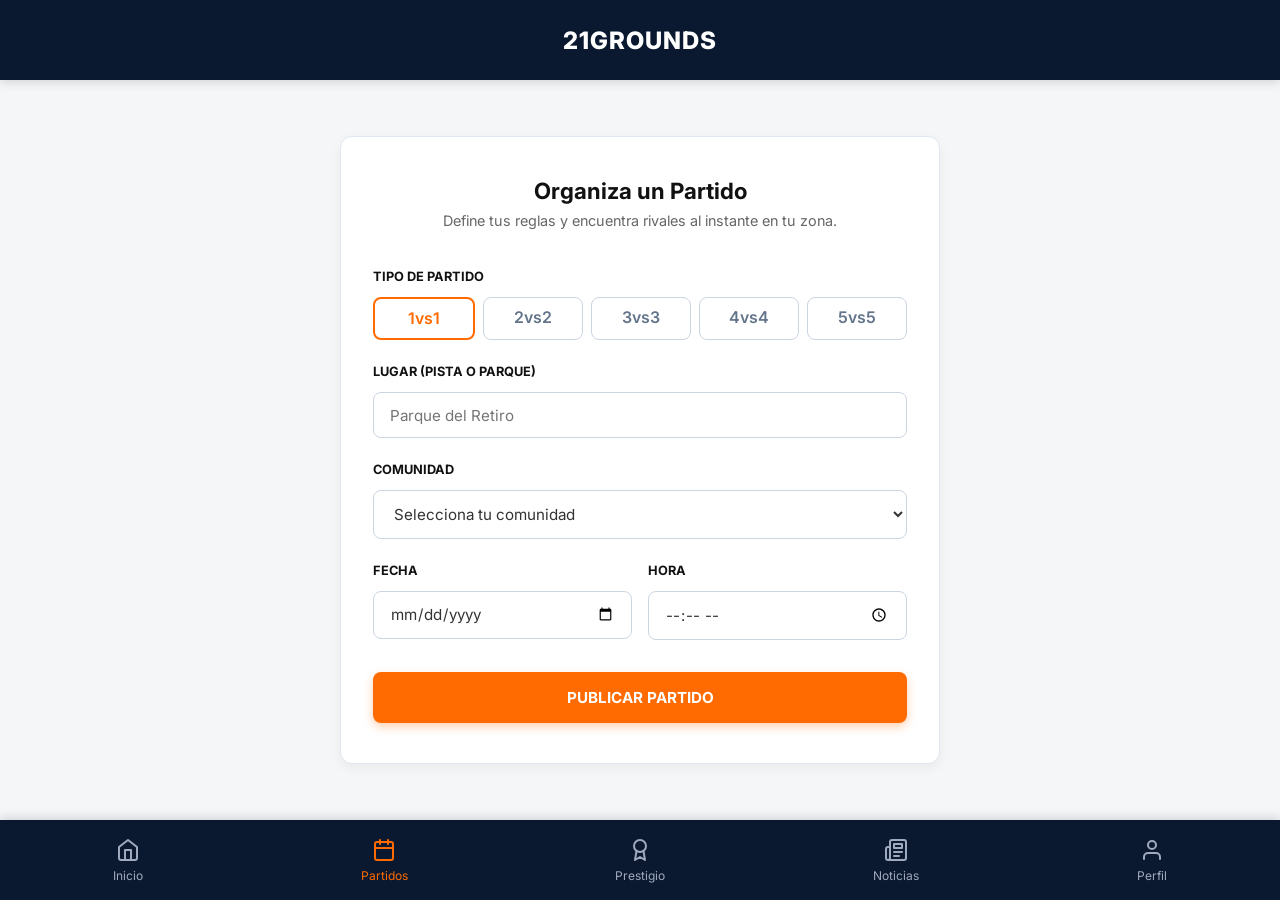
<file: src/main/webapp/crearPartido.html>
<!DOCTYPE html>
<html lang="es">
<head>
    <meta charset="UTF-8">
    <meta name="viewport" content="width=device-width, initial-scale=1.0, maximum-scale=1.0, user-scalable=no">
    <title>21GROUNDS - Crear Partido</title>
    <link href="https://fonts.googleapis.com/css2?family=Inter:wght@400;600;700;800&display=swap" rel="stylesheet">
    <link rel="stylesheet" href="css/estilos.css">
</head>
<body>
    <header class="app-header"><h1>21GROUNDS</h1></header>

    <main class="app-main" id="main-content">
        <section class="view-section active" style="padding-top: 2rem;">
            <div class="card" style="max-width: 600px; margin: 0 auto; padding: 2.5rem 2rem; border-radius: 12px; box-shadow: 0 4px 12px rgba(0,0,0,0.05);">
                <div style="text-align: center; margin-bottom: 2.5rem;">
                    <h2 style="font-size: 1.4rem; color: #111; margin-bottom: 0.5rem; font-weight: 700;">Organiza un Partido</h2>
                    <p style="color: #666; font-size: 0.9rem;">Define tus reglas y encuentra rivales al instante en tu zona.</p>
                </div>

                <form id="form-crear-partido" action="PartidoServlet" method="post">

                    <div id="error-partido" style="display:none; background-color:#fee2e2; color:#ef4444; padding:0.8rem; border-radius:8px; margin-bottom:1.5rem; font-size:0.85rem; font-weight:bold;">
                        Por favor rellena todos los campos antes de publicar.
                    </div>
                    <script>
                        const urlParams = new URLSearchParams(window.location.search);
                        if (urlParams.has('error')) {
                            const errorMsg = urlParams.get('error');
                            const errorDiv = document.getElementById('error-partido');
                            if (errorMsg !== 'true' && errorMsg !== 'campos' && errorMsg !== 'comunidad') {
                                errorDiv.innerText = decodeURIComponent(errorMsg);
                            }
                            errorDiv.style.display = 'block';
                        }
                    </script>

                    <div style="margin-bottom: 1.5rem;">
                        <label style="display: block; font-size: 0.8rem; font-weight: 700; margin-bottom: 0.8rem; color: #111; text-transform: uppercase;">Tipo de Partido</label>
                        <div style="display: flex; gap: 0.5rem; flex-wrap: wrap;" id="format-selection">
                            <div class="format-btn selected" data-format="1vs1" style="flex: 1; min-width: 60px; text-align: center; padding: 0.6rem; border: 2px solid var(--color-accent); color: var(--color-accent); font-weight: 600; border-radius: 8px; cursor: pointer; background-color: #fff;">1vs1</div>
                            <div class="format-btn" data-format="2vs2" style="flex: 1; min-width: 60px; text-align: center; padding: 0.6rem; border: 1px solid #cbd5e1; color: #64748b; font-weight: 600; border-radius: 8px; cursor: pointer; background-color: #fff;">2vs2</div>
                            <div class="format-btn" data-format="3vs3" style="flex: 1; min-width: 60px; text-align: center; padding: 0.6rem; border: 1px solid #cbd5e1; color: #64748b; font-weight: 600; border-radius: 8px; cursor: pointer; background-color: #fff;">3vs3</div>
                            <div class="format-btn" data-format="4vs4" style="flex: 1; min-width: 60px; text-align: center; padding: 0.6rem; border: 1px solid #cbd5e1; color: #64748b; font-weight: 600; border-radius: 8px; cursor: pointer; background-color: #fff;">4vs4</div>
                            <div class="format-btn" data-format="5vs5" style="flex: 1; min-width: 60px; text-align: center; padding: 0.6rem; border: 1px solid #cbd5e1; color: #64748b; font-weight: 600; border-radius: 8px; cursor: pointer; background-color: #fff;">5vs5</div>
                        </div>
                        <input type="hidden" id="partido-formato" name="formato" value="1vs1">
                    </div>

                    <div style="margin-bottom: 1.5rem;">
                        <label style="display: block; font-size: 0.8rem; font-weight: 700; margin-bottom: 0.8rem; color: #111; text-transform: uppercase;">Lugar (Pista o Parque)</label>
                        <input type="text" name="lugar" placeholder="Parque del Retiro" style="width: 100%; padding: 0.8rem 1rem; border-radius: 8px; border: 1px solid #cbd5e1; font-family: inherit; font-size: 0.95rem; color: #333;">
                    </div>

                    <div style="margin-bottom: 1.5rem;">
                        <label style="display: block; font-size: 0.8rem; font-weight: 700; margin-bottom: 0.8rem; color: #111; text-transform: uppercase;">Comunidad</label>
                        <select name="comunidad" style="width: 100%; padding: 0.8rem 1rem; border-radius: 8px; border: 1px solid #cbd5e1; font-family: inherit; font-size: 0.95rem; color: #333; background-color: #fff;">
                            <option value="">Selecciona tu comunidad</option>
                            <option value="Andalucía">Andalucía</option><option value="Aragón">Aragón</option>
                            <option value="Asturias">Asturias</option><option value="Islas Baleares">Islas Baleares</option>
                            <option value="Canarias">Canarias</option><option value="Cantabria">Cantabria</option>
                            <option value="Castilla y León">Castilla y León</option><option value="Castilla-La Mancha">Castilla-La Mancha</option>
                            <option value="Cataluña">Cataluña</option><option value="Extremadura">Extremadura</option>
                            <option value="Galicia">Galicia</option><option value="Madrid">Comunidad de Madrid</option>
                            <option value="Murcia">Región de Murcia</option><option value="Navarra">Navarra</option>
                            <option value="La Rioja">La Rioja</option><option value="País Vasco">País Vasco</option>
                            <option value="Comunidad Valenciana">Comunidad Valenciana</option>
                        </select>
                    </div>

                    <div style="display: flex; gap: 1rem; margin-bottom: 2rem;">
                        <div style="flex: 1;">
                            <label style="display: block; font-size: 0.8rem; font-weight: 700; margin-bottom: 0.8rem; color: #111; text-transform: uppercase;">Fecha</label>
                            <input type="date" name="fecha" style="width: 100%; padding: 0.8rem 1rem; border-radius: 8px; border: 1px solid #cbd5e1; font-family: inherit; font-size: 0.95rem; color: #333;">
                        </div>
                        <div style="flex: 1;">
                            <label style="display: block; font-size: 0.8rem; font-weight: 700; margin-bottom: 0.8rem; color: #111; text-transform: uppercase;">Hora</label>
                            <input type="time" name="hora" style="width: 100%; padding: 0.8rem 1rem; border-radius: 8px; border: 1px solid #cbd5e1; font-family: inherit; font-size: 0.95rem; color: #333;">
                        </div>
                    </div>

                    <button type="submit" class="btn btn-primary btn-full" style="border-radius: 8px; padding: 1rem; font-size: 0.95rem; text-transform: uppercase; font-weight: bold;">Publicar Partido</button>
                </form>
            </div>
        </section>
    </main>

    <nav class="app-footer">
        <a href="index.html" class="nav-item"><svg class="nav-icon" xmlns="http://www.w3.org/2000/svg" width="24" height="24" viewBox="0 0 24 24" fill="none" stroke="currentColor" stroke-width="2" stroke-linecap="round" stroke-linejoin="round"><path d="M3 9l9-7 9 7v11a2 2 0 0 1-2 2H5a2 2 0 0 1-2-2z"></path><polyline points="9 22 9 12 15 12 15 22"></polyline></svg><span style="margin-top: 4px;">Inicio</span></a>
        <a href="partidos.html" class="nav-item active"><svg class="nav-icon" xmlns="http://www.w3.org/2000/svg" width="24" height="24" viewBox="0 0 24 24" fill="none" stroke="currentColor" stroke-width="2" stroke-linecap="round" stroke-linejoin="round"><rect x="3" y="4" width="18" height="18" rx="2" ry="2"></rect><line x1="16" y1="2" x2="16" y2="6"></line><line x1="8" y1="2" x2="8" y2="6"></line><line x1="3" y1="10" x2="21" y2="10"></line></svg><span style="margin-top: 4px;">Partidos</span></a>
        <a href="prestigio.html" class="nav-item"><svg class="nav-icon" xmlns="http://www.w3.org/2000/svg" width="24" height="24" viewBox="0 0 24 24" fill="none" stroke="currentColor" stroke-width="2" stroke-linecap="round" stroke-linejoin="round"><circle cx="12" cy="8" r="6"></circle><path d="M15.477 12.89 17 22l-5-3-5 3 1.523-9.11"></path></svg><span style="margin-top: 4px;">Prestigio</span></a>
        <a href="noticias.html" class="nav-item"><svg class="nav-icon" xmlns="http://www.w3.org/2000/svg" width="24" height="24" viewBox="0 0 24 24" fill="none" stroke="currentColor" stroke-width="2" stroke-linecap="round" stroke-linejoin="round"><path d="M4 22h16a2 2 0 0 0 2-2V4a2 2 0 0 0-2-2H8a2 2 0 0 0-2 2v16a2 2 0 0 1-2 2Zm0 0a2 2 0 0 1-2-2v-9c0-1.1.9-2 2-2h2"></path><path d="M18 14h-8"></path><path d="M15 18h-5"></path><path d="M10 6h8v4h-8V6Z"></path></svg><span style="margin-top: 4px;">Noticias</span></a>
        <a href="perfil.html" class="nav-item"><svg class="nav-icon" xmlns="http://www.w3.org/2000/svg" width="24" height="24" viewBox="0 0 24 24" fill="none" stroke="currentColor" stroke-width="2" stroke-linecap="round" stroke-linejoin="round"><path d="M20 21v-2a4 4 0 0 0-4-4H8a4 4 0 0 0-4 4v2"></path><circle cx="12" cy="7" r="4"></circle></svg><span style="margin-top: 4px;">Perfil</span></a>
    </nav>
    <script src="js/app.js"></script>
</body>
</html>
</file>
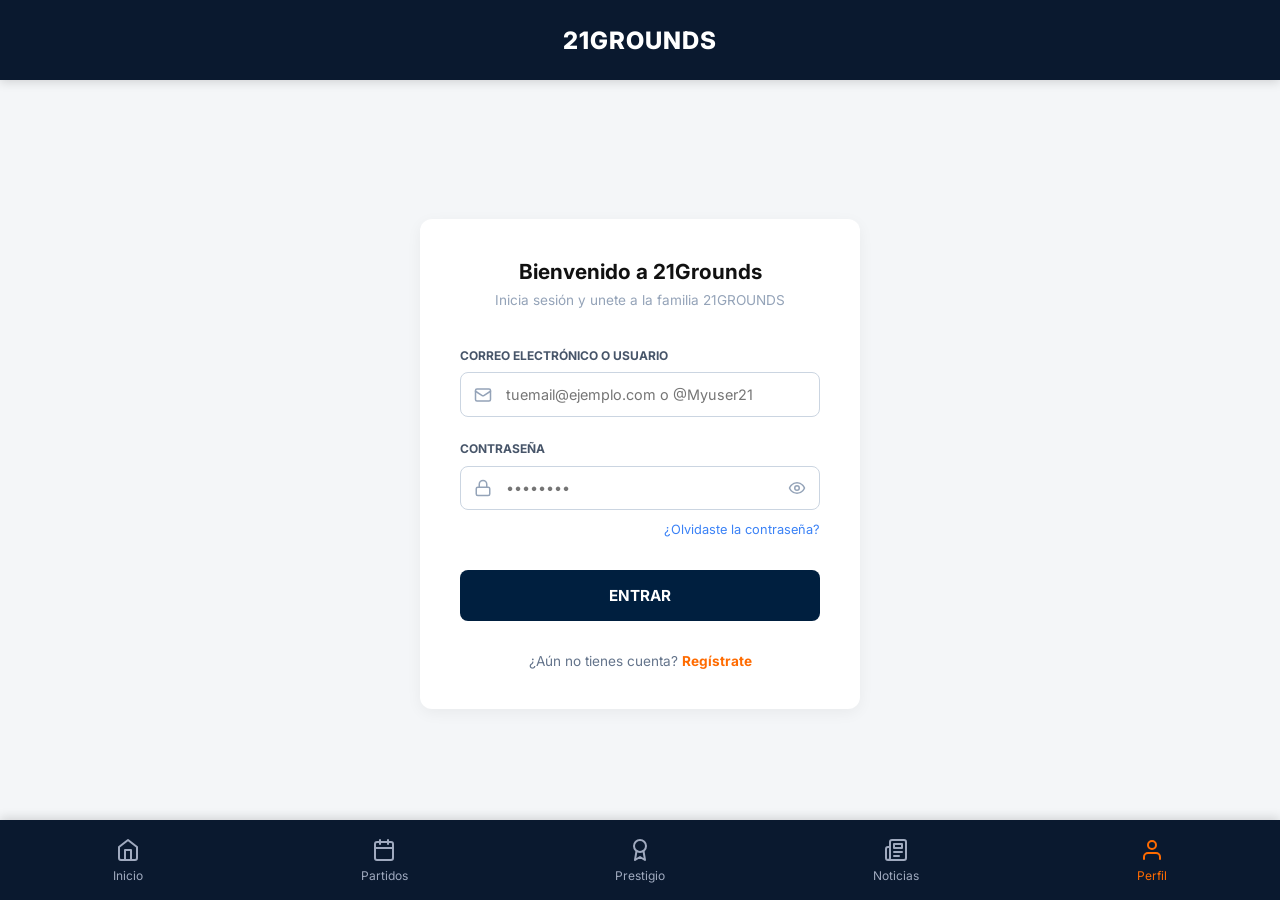
<file: src/main/webapp/login.html>
<!DOCTYPE html>
<html lang="es">

<head>
    <meta charset="UTF-8">
    <meta name="viewport" content="width=device-width, initial-scale=1.0, maximum-scale=1.0, user-scalable=no">
    <title>21GROUNDS - Iniciar Sesión</title>
    <link href="https://fonts.googleapis.com/css2?family=Inter:wght@400;600;700;800&display=swap" rel="stylesheet">
    <link rel="stylesheet" href="css/estilos.css">
</head>

<body>
    <header class="app-header">
        <h1>21GROUNDS</h1>
    </header>

    <main class="app-main" id="main-content">
        <section class="view-section active">
            <div
                style="display: flex; flex-direction: column; align-items: center; justify-content: center; min-height: calc(100vh - 180px);">
                <div
                    style="background-color: white; text-align: center; padding: 2.5rem 2.5rem; border-radius: 12px; box-shadow: 0 4px 15px rgba(0,0,0,0.05); max-width: 440px; width: 100%; margin: 0 auto;">
                    <h2 style="font-size: 1.3rem; color: #111; margin-bottom: 0.5rem; font-weight: 700;">Bienvenido a
                        21Grounds</h2>
                    <p style="color: #94a3b8; font-size: 0.85rem; margin-bottom: 2.5rem;">Inicia sesión y unete a la
                        familia 21GROUNDS</p>

                    <div id="error-msg"
                        style="display: none; background-color: #fee2e2; color: #ef4444; padding: 0.8rem; border-radius: 8px; margin-bottom: 1.5rem; font-size: 0.85rem; font-weight: bold;">
                        Credenciales incorrectas o usuario no existe.</div>
                    <script>
                        if (window.location.search.includes('error=true')) {
                            document.getElementById('error-msg').style.display = 'block';
                        }
                        if (window.location.search.includes('registrado=true')) {
                            const errorMsg = document.getElementById('error-msg');
                            errorMsg.style.display = 'block';
                            errorMsg.style.backgroundColor = '#dcfce3';
                            errorMsg.style.color = '#16a34a';
                            errorMsg.innerText = 'Cuenta creada con éxito. Inicia sesión.';
                        }
                    </script>

                    <form style="text-align: left;" id="login-form" action="LoginServlet" method="post">
                        <div style="margin-bottom: 1.5rem;">
                            <label
                                style="display: block; font-size: 0.75rem; color: #475569; font-weight: 700; margin-bottom: 0.6rem; text-transform: uppercase;">Correo
                                Electrónico o Usuario</label>
                            <div style="position: relative; display: flex; align-items: center;">
                                <div
                                    style="position: absolute; left: 14px; color: #94a3b8; display: flex; align-items: center;">
                                    <svg xmlns="http://www.w3.org/2000/svg" width="18" height="18" viewBox="0 0 24 24"
                                        fill="none" stroke="currentColor" stroke-width="2" stroke-linecap="round"
                                        stroke-linejoin="round">
                                        <rect width="20" height="16" x="2" y="4" rx="2" />
                                        <path d="m22 7-8.97 5.7a1.94 1.94 0 0 1-2.06 0L2 7" />
                                    </svg>
                                </div>
                                <input type="text" name="usuario" required
                                    style="width: 100%; padding: 0.8rem 1rem 0.8rem 2.8rem; border: 1px solid #cbd5e1; border-radius: 8px; font-size: 0.9rem; color: #333; outline: none;"
                                    placeholder="tuemail@ejemplo.com o @Myuser21">
                            </div>
                        </div>

                        <div style="margin-bottom: 0.5rem;">
                            <label
                                style="display: block; font-size: 0.75rem; color: #475569; font-weight: 700; margin-bottom: 0.6rem; text-transform: uppercase;">Contraseña</label>
                            <div style="position: relative; display: flex; align-items: center;">
                                <div
                                    style="position: absolute; left: 14px; color: #94a3b8; display: flex; align-items: center;">
                                    <svg xmlns="http://www.w3.org/2000/svg" width="18" height="18" viewBox="0 0 24 24"
                                        fill="none" stroke="currentColor" stroke-width="2" stroke-linecap="round"
                                        stroke-linejoin="round">
                                        <rect width="18" height="11" x="3" y="11" rx="2" ry="2" />
                                        <path d="M7 11V7a5 5 0 0 1 10 0v4" />
                                    </svg>
                                </div>
                                <input type="password" name="password" required
                                    style="width: 100%; padding: 0.8rem 2.8rem 0.8rem 2.8rem; border: 1px solid #cbd5e1; border-radius: 8px; font-size: 0.9rem; color: #333; outline: none;"
                                    placeholder="••••••••">
                                <div style="position: absolute; right: 14px; color: #94a3b8; display: flex; align-items: center; cursor: pointer;"
                                    onclick="var i=this.previousElementSibling; i.type=i.type==='password'?'text':'password';">
                                    <svg xmlns="http://www.w3.org/2000/svg" width="18" height="18" viewBox="0 0 24 24"
                                        fill="none" stroke="currentColor" stroke-width="2" stroke-linecap="round"
                                        stroke-linejoin="round">
                                        <path d="M2 12s3-7 10-7 10 7 10 7-3 7-10 7-10-7-10-7Z" />
                                        <circle cx="12" cy="12" r="3" />
                                    </svg>
                                </div>
                            </div>
                        </div>

                        <div style="text-align: right; margin-bottom: 2rem;">
                            <a href="#" style="color: #3b82f6; font-size: 0.8rem; text-decoration: none;">¿Olvidaste la
                                contraseña?</a>
                        </div>

                        <button type="submit" class="btn"
                            style="background-color: #001f3f; color: white; width: 100%; padding: 1rem; border-radius: 8px; border: none; font-weight: 700; font-size: 0.95rem; cursor: pointer; text-transform: uppercase;">ENTRAR</button>

                        <div style="text-align: center; margin-top: 2rem;">
                            <p style="color: #64748b; font-size: 0.85rem; margin: 0;">¿Aún no tienes cuenta? <a
                                    href="registro.html"
                                    style="color: #FF6B00; font-weight: bold; text-decoration: none;">Regístrate</a></p>
                        </div>
                    </form>
                </div>
            </div>
        </section>
    </main>

    <nav class="app-footer">
        <a href="index.html" class="nav-item"><svg class="nav-icon" xmlns="http://www.w3.org/2000/svg" width="24"
                height="24" viewBox="0 0 24 24" fill="none" stroke="currentColor" stroke-width="2"
                stroke-linecap="round" stroke-linejoin="round">
                <path d="M3 9l9-7 9 7v11a2 2 0 0 1-2 2H5a2 2 0 0 1-2-2z"></path>
                <polyline points="9 22 9 12 15 12 15 22"></polyline>
            </svg><span style="margin-top: 4px;">Inicio</span></a>
        <a href="partidos.html" class="nav-item"><svg class="nav-icon" xmlns="http://www.w3.org/2000/svg" width="24"
                height="24" viewBox="0 0 24 24" fill="none" stroke="currentColor" stroke-width="2"
                stroke-linecap="round" stroke-linejoin="round">
                <rect x="3" y="4" width="18" height="18" rx="2" ry="2"></rect>
                <line x1="16" y1="2" x2="16" y2="6"></line>
                <line x1="8" y1="2" x2="8" y2="6"></line>
                <line x1="3" y1="10" x2="21" y2="10"></line>
            </svg><span style="margin-top: 4px;">Partidos</span></a>
        <a href="prestigio.html" class="nav-item"><svg class="nav-icon" xmlns="http://www.w3.org/2000/svg" width="24"
                height="24" viewBox="0 0 24 24" fill="none" stroke="currentColor" stroke-width="2"
                stroke-linecap="round" stroke-linejoin="round">
                <circle cx="12" cy="8" r="6"></circle>
                <path d="M15.477 12.89 17 22l-5-3-5 3 1.523-9.11"></path>
            </svg><span style="margin-top: 4px;">Prestigio</span></a>
        <a href="noticias.html" class="nav-item"><svg class="nav-icon" xmlns="http://www.w3.org/2000/svg" width="24"
                height="24" viewBox="0 0 24 24" fill="none" stroke="currentColor" stroke-width="2"
                stroke-linecap="round" stroke-linejoin="round">
                <path
                    d="M4 22h16a2 2 0 0 0 2-2V4a2 2 0 0 0-2-2H8a2 2 0 0 0-2 2v16a2 2 0 0 1-2 2Zm0 0a2 2 0 0 1-2-2v-9c0-1.1.9-2 2-2h2">
                </path>
                <path d="M18 14h-8"></path>
                <path d="M15 18h-5"></path>
                <path d="M10 6h8v4h-8V6Z"></path>
            </svg><span style="margin-top: 4px;">Noticias</span></a>
        <a href="perfil.html" class="nav-item active"><svg class="nav-icon" xmlns="http://www.w3.org/2000/svg"
                width="24" height="24" viewBox="0 0 24 24" fill="none" stroke="currentColor" stroke-width="2"
                stroke-linecap="round" stroke-linejoin="round">
                <path d="M20 21v-2a4 4 0 0 0-4-4H8a4 4 0 0 0-4 4v2"></path>
                <circle cx="12" cy="7" r="4"></circle>
            </svg><span style="margin-top: 4px;">Perfil</span></a>
    </nav>
    <script src="js/app.js"></script>
</body>

</html>
</file>
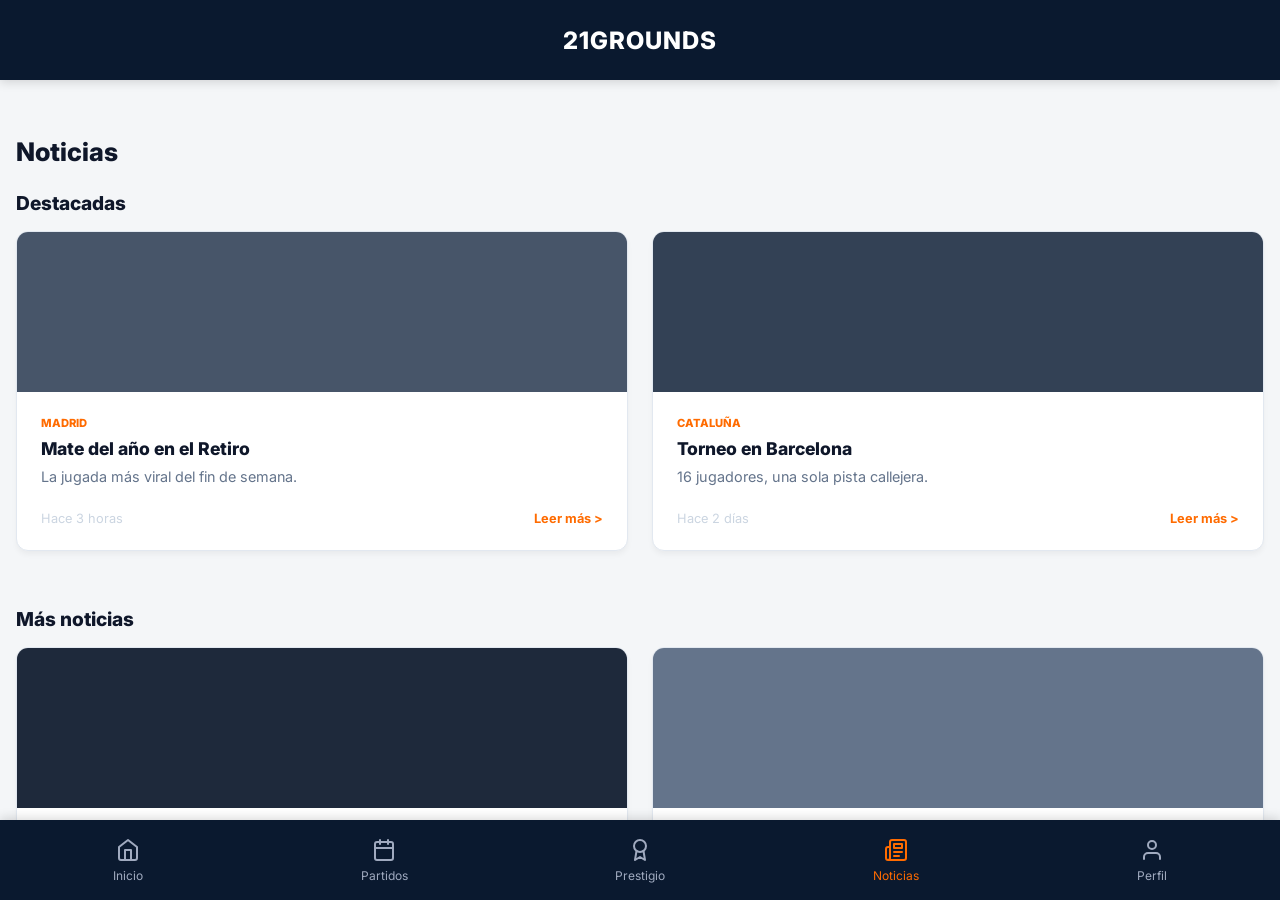
<file: src/main/webapp/noticias.html>
<!DOCTYPE html>
<html lang="es">
<head>
    <meta charset="UTF-8">
    <meta name="viewport" content="width=device-width, initial-scale=1.0, maximum-scale=1.0, user-scalable=no">
    <title>21GROUNDS - Noticias</title>
    <link href="https://fonts.googleapis.com/css2?family=Inter:wght@400;600;700;800&display=swap" rel="stylesheet">
    <link rel="stylesheet" href="css/estilos.css">
</head>
<body>
    <header class="app-header"><h1>21GROUNDS</h1></header>

    <main class="app-main" id="main-content">
        <section class="view-section active" style="padding-top: 2rem;">
            <h2 style="font-size: 1.6rem; color: #0f172a; margin-bottom: 1.5rem; font-weight: 800;">Noticias</h2>

            <h3 style="font-size: 1.2rem; color: #0f172a; margin-bottom: 1rem; font-weight: 800;">Destacadas</h3>
            <div style="display: grid; grid-template-columns: 1fr 1fr; gap: 1.5rem; margin-bottom: 2.5rem; width: 100%;">
                <div class="card" style="padding: 0; overflow: hidden; display: flex; flex-direction: column; border-radius: 12px; box-shadow: 0 4px 6px -1px rgba(0,0,0,0.05); background: white;">
                    <div style="height: 160px; background: url('https://images.unsplash.com/photo-1546519638-68e109498ffc?ixlib=rb-4.0.3&auto=format&fit=crop&w=800&q=80') center/cover; background-color: #475569;"></div>
                    <div style="padding: 1.5rem; display: flex; flex-direction: column; flex: 1;">
                        <span style="color: #FF6B00; font-size: 0.7rem; font-weight: 800; text-transform: uppercase; margin-bottom: 0.5rem;">MADRID</span>
                        <h4 style="font-size: 1.1rem; color: #0f172a; margin-bottom: 0.5rem; font-weight: 800;">Mate del año en el Retiro</h4>
                        <p style="color: #64748b; font-size: 0.9rem; margin-bottom: 1.5rem; line-height: 1.4;">La jugada más viral del fin de semana.</p>
                        <div style="display: flex; justify-content: space-between; align-items: flex-end; margin-top: auto;">
                            <span style="color: #cbd5e1; font-size: 0.8rem;">Hace 3 horas</span>
                            <a href="#" style="color: #FF6B00; font-size: 0.8rem; font-weight: bold; text-decoration: none;">Leer más &gt;</a>
                        </div>
                    </div>
                </div>
                <div class="card" style="padding: 0; overflow: hidden; display: flex; flex-direction: column; border-radius: 12px; box-shadow: 0 4px 6px -1px rgba(0,0,0,0.05); background: white;">
                    <div style="height: 160px; background: url('https://images.unsplash.com/photo-1505666287802-931dc83948e9?ixlib=rb-4.0.3&auto=format&fit=crop&w=800&q=80') center/cover; background-color: #334155;"></div>
                    <div style="padding: 1.5rem; display: flex; flex-direction: column; flex: 1;">
                        <span style="color: #FF6B00; font-size: 0.7rem; font-weight: 800; text-transform: uppercase; margin-bottom: 0.5rem;">CATALUÑA</span>
                        <h4 style="font-size: 1.1rem; color: #0f172a; margin-bottom: 0.5rem; font-weight: 800;">Torneo en Barcelona</h4>
                        <p style="color: #64748b; font-size: 0.9rem; margin-bottom: 1.5rem; line-height: 1.4;">16 jugadores, una sola pista callejera.</p>
                        <div style="display: flex; justify-content: space-between; align-items: flex-end; margin-top: auto;">
                            <span style="color: #cbd5e1; font-size: 0.8rem;">Hace 2 días</span>
                            <a href="#" style="color: #FF6B00; font-size: 0.8rem; font-weight: bold; text-decoration: none;">Leer más &gt;</a>
                        </div>
                    </div>
                </div>
            </div>

            <h3 style="font-size: 1.2rem; color: #0f172a; margin-bottom: 1rem; font-weight: 800;">Más noticias</h3>
            <div style="display: grid; grid-template-columns: 1fr 1fr; gap: 1.5rem; margin-bottom: 2rem; width: 100%;">
                <div class="card" style="padding: 0; overflow: hidden; display: flex; flex-direction: column; border-radius: 12px; box-shadow: 0 4px 6px -1px rgba(0,0,0,0.05); background: white;">
                    <div style="height: 160px; background: url('https://images.unsplash.com/photo-1519861531473-9200262188bf?ixlib=rb-4.0.3&auto=format&fit=crop&w=800&q=80') center/cover; background-color: #1e293b;"></div>
                    <div style="padding: 1.5rem; display: flex; flex-direction: column; flex: 1;">
                        <span style="color: #FF6B00; font-size: 0.7rem; font-weight: 800; text-transform: uppercase; margin-bottom: 0.5rem;">ENTREVISTA</span>
                        <h4 style="font-size: 1.1rem; color: #0f172a; margin-bottom: 0.5rem; font-weight: 800;">Habla el #1 del ranking</h4>
                        <p style="color: #64748b; font-size: 0.9rem; margin-bottom: 1.5rem; line-height: 1.4;">"Mi objetivo es dominar todas las pistas".</p>
                        <div style="display: flex; justify-content: space-between; align-items: flex-end; margin-top: auto;">
                            <span style="color: #cbd5e1; font-size: 0.8rem;">Hace 1 día</span>
                            <a href="#" style="color: #FF6B00; font-size: 0.8rem; font-weight: bold; text-decoration: none;">Leer más &gt;</a>
                        </div>
                    </div>
                </div>
                <div class="card" style="padding: 0; overflow: hidden; display: flex; flex-direction: column; border-radius: 12px; box-shadow: 0 4px 6px -1px rgba(0,0,0,0.05); background: white;">
                    <div style="height: 160px; background: url('https://images.unsplash.com/photo-1504450758481-7338eba7524a?ixlib=rb-4.0.3&auto=format&fit=crop&w=800&q=80') center/cover; background-color: #64748b;"></div>
                    <div style="padding: 1.5rem; display: flex; flex-direction: column; flex: 1;">
                        <span style="color: #FF6B00; font-size: 0.7rem; font-weight: 800; text-transform: uppercase; margin-bottom: 0.5rem;">MADRID</span>
                        <h4 style="font-size: 1.1rem; color: #0f172a; margin-bottom: 0.5rem; font-weight: 800;">Pistas renovadas</h4>
                        <p style="color: #64748b; font-size: 0.9rem; margin-bottom: 1.5rem; line-height: 1.4;">El ayuntamiento inaugura 4 canchas.</p>
                        <div style="display: flex; justify-content: space-between; align-items: flex-end; margin-top: auto;">
                            <span style="color: #cbd5e1; font-size: 0.8rem;">Hace 4 días</span>
                            <a href="#" style="color: #FF6B00; font-size: 0.8rem; font-weight: bold; text-decoration: none;">Leer más &gt;</a>
                        </div>
                    </div>
                </div>
            </div>
        </section>
    </main>

    <nav class="app-footer">
        <a href="index.html" class="nav-item"><svg class="nav-icon" xmlns="http://www.w3.org/2000/svg" width="24" height="24" viewBox="0 0 24 24" fill="none" stroke="currentColor" stroke-width="2" stroke-linecap="round" stroke-linejoin="round"><path d="M3 9l9-7 9 7v11a2 2 0 0 1-2 2H5a2 2 0 0 1-2-2z"></path><polyline points="9 22 9 12 15 12 15 22"></polyline></svg><span style="margin-top: 4px;">Inicio</span></a>
        <a href="partidos.html" class="nav-item"><svg class="nav-icon" xmlns="http://www.w3.org/2000/svg" width="24" height="24" viewBox="0 0 24 24" fill="none" stroke="currentColor" stroke-width="2" stroke-linecap="round" stroke-linejoin="round"><rect x="3" y="4" width="18" height="18" rx="2" ry="2"></rect><line x1="16" y1="2" x2="16" y2="6"></line><line x1="8" y1="2" x2="8" y2="6"></line><line x1="3" y1="10" x2="21" y2="10"></line></svg><span style="margin-top: 4px;">Partidos</span></a>
        <a href="prestigio.html" class="nav-item"><svg class="nav-icon" xmlns="http://www.w3.org/2000/svg" width="24" height="24" viewBox="0 0 24 24" fill="none" stroke="currentColor" stroke-width="2" stroke-linecap="round" stroke-linejoin="round"><circle cx="12" cy="8" r="6"></circle><path d="M15.477 12.89 17 22l-5-3-5 3 1.523-9.11"></path></svg><span style="margin-top: 4px;">Prestigio</span></a>
        <a href="noticias.html" class="nav-item active"><svg class="nav-icon" xmlns="http://www.w3.org/2000/svg" width="24" height="24" viewBox="0 0 24 24" fill="none" stroke="currentColor" stroke-width="2" stroke-linecap="round" stroke-linejoin="round"><path d="M4 22h16a2 2 0 0 0 2-2V4a2 2 0 0 0-2-2H8a2 2 0 0 0-2 2v16a2 2 0 0 1-2 2Zm0 0a2 2 0 0 1-2-2v-9c0-1.1.9-2 2-2h2"></path><path d="M18 14h-8"></path><path d="M15 18h-5"></path><path d="M10 6h8v4h-8V6Z"></path></svg><span style="margin-top: 4px;">Noticias</span></a>
        <a href="perfil.html" class="nav-item"><svg class="nav-icon" xmlns="http://www.w3.org/2000/svg" width="24" height="24" viewBox="0 0 24 24" fill="none" stroke="currentColor" stroke-width="2" stroke-linecap="round" stroke-linejoin="round"><path d="M20 21v-2a4 4 0 0 0-4-4H8a4 4 0 0 0-4 4v2"></path><circle cx="12" cy="7" r="4"></circle></svg><span style="margin-top: 4px;">Perfil</span></a>
    </nav>
    <script src="js/app.js"></script>
</body>
</html>
</file>
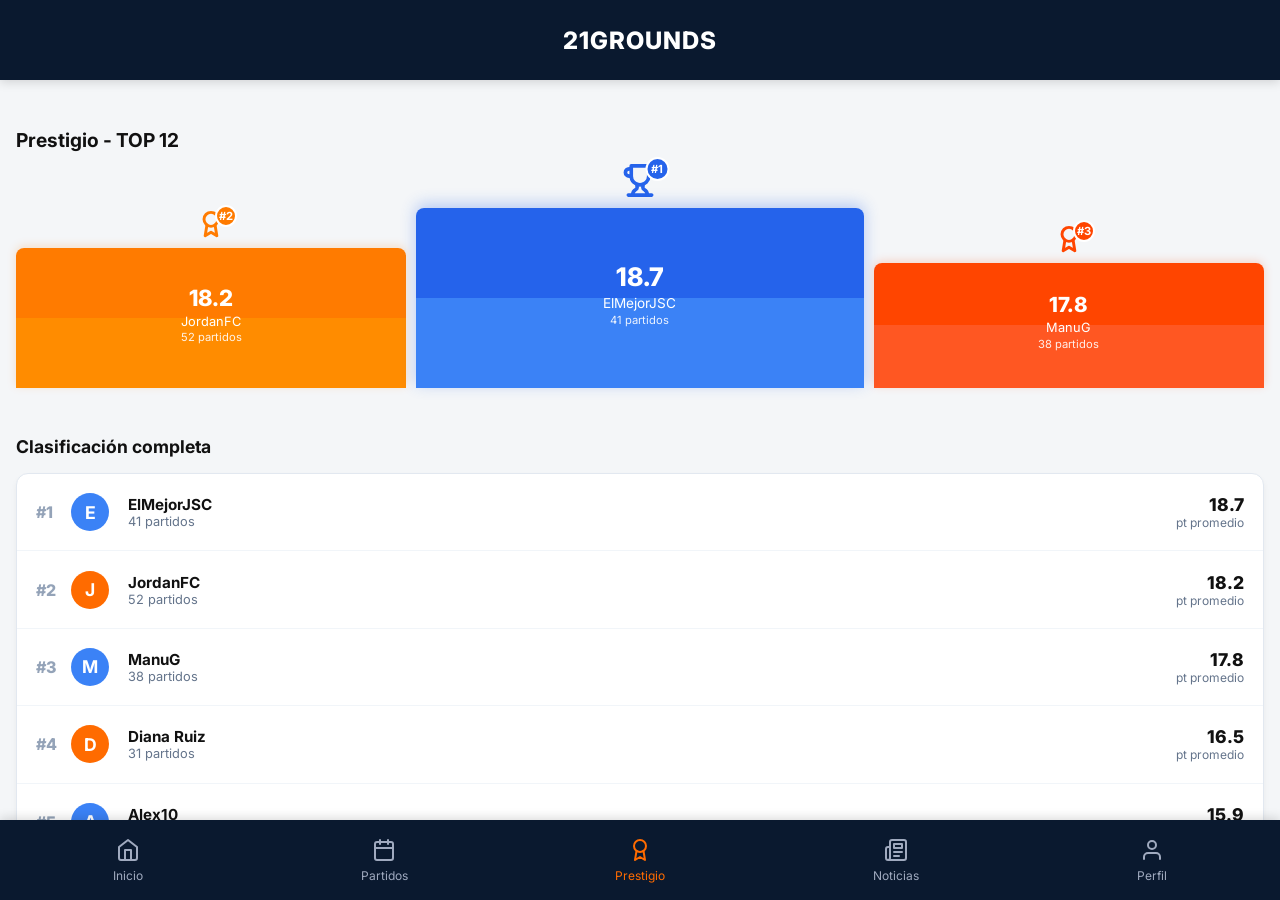
<file: src/main/webapp/prestigio.html>
<!DOCTYPE html>
<html lang="es">
<head>
    <meta charset="UTF-8">
    <meta name="viewport" content="width=device-width, initial-scale=1.0, maximum-scale=1.0, user-scalable=no">
    <title>21GROUNDS - Prestigio</title>
    <link href="https://fonts.googleapis.com/css2?family=Inter:wght@400;600;700;800&display=swap" rel="stylesheet">
    <link rel="stylesheet" href="css/estilos.css">
</head>
<body>
    <header class="app-header"><h1>21GROUNDS</h1></header>

    <main class="app-main" id="main-content">
        <section class="view-section active" style="padding-top: 1.5rem;">
            <h2 style="font-size: 1.2rem; color: #111; margin-bottom: 3.5rem; font-weight: 700;">Prestigio - TOP 12</h2>

            <!-- Podium -->
            <div style="display: flex; align-items: flex-end; justify-content: center; gap: 0.6rem; margin-bottom: 3rem; text-align: center; color: white;">
                <div style="flex: 1; border-radius: 8px 8px 0 0; background: linear-gradient(180deg, #FF7B00 50%, #FF8C00 50%); padding-top: 1rem; padding-bottom: 1.5rem; position: relative; height: 140px; display: flex; flex-direction: column; justify-content: center; box-shadow: 0 -2px 10px rgba(255,123,0,0.2);">
                    <div style="position: absolute; top: -38px; left: 50%; transform: translateX(-50%);">
                        <svg xmlns="http://www.w3.org/2000/svg" width="28" height="28" viewBox="0 0 24 24" fill="none" stroke="#FF7B00" stroke-width="2.5" stroke-linecap="round" stroke-linejoin="round"><circle cx="12" cy="8" r="6"></circle><path d="M15.477 12.89 17 22l-5-3-5 3 1.523-9.11"></path></svg>
                        <div style="background-color: #FF7B00; color: white; border-radius: 50%; width: 22px; height: 22px; display: flex; align-items: center; justify-content: center; font-size: 0.7rem; font-weight: bold; position: absolute; right: -12px; top: -5px; border: 2px solid white;">#2</div>
                    </div>
                    <div style="font-size: 1.4rem; font-weight: 800; margin-bottom: 0.2rem;">18.2</div>
                    <div style="font-size: 0.8rem; margin-bottom: 0.1rem;">JordanFC</div>
                    <div style="font-size: 0.7rem; opacity: 0.9;">52 partidos</div>
                </div>
                <div style="flex: 1.15; border-radius: 8px 8px 0 0; background: linear-gradient(180deg, #2563EB 50%, #3B82F6 50%); padding-top: 1rem; padding-bottom: 1.5rem; position: relative; height: 180px; display: flex; flex-direction: column; justify-content: center; box-shadow: 0 -4px 15px rgba(37,99,235,0.3); z-index: 10;">
                    <div style="position: absolute; top: -45px; left: 50%; transform: translateX(-50%);">
                        <svg xmlns="http://www.w3.org/2000/svg" width="35" height="35" viewBox="0 0 24 24" fill="none" stroke="#2563EB" stroke-width="2.5" stroke-linecap="round" stroke-linejoin="round"><path d="M6 9H4.5a2.5 2.5 0 0 1 0-5H6"></path><path d="M18 9h1.5a2.5 2.5 0 0 0 0-5H18"></path><path d="M4 22h16"></path><path d="M10 14.66V17c0 .55-.47.98-.97 1.21C7.85 18.75 7 20.24 7 22"></path><path d="M14 14.66V17c0 .55.47.98.97 1.21C16.15 18.75 17 20.24 17 22"></path><path d="M18 2H6v7a6 6 0 0 0 12 0V2Z"></path></svg>
                        <div style="background-color: #2563EB; color: white; border-radius: 50%; width: 24px; height: 24px; display: flex; align-items: center; justify-content: center; font-size: 0.7rem; font-weight: bold; position: absolute; right: -12px; top: -6px; border: 2px solid white;">#1</div>
                    </div>
                    <div style="font-size: 1.6rem; font-weight: 800; margin-bottom: 0.2rem;">18.7</div>
                    <div style="font-size: 0.85rem; margin-bottom: 0.1rem;">ElMejorJSC</div>
                    <div style="font-size: 0.7rem; opacity: 0.9;">41 partidos</div>
                </div>
                <div style="flex: 1; border-radius: 8px 8px 0 0; background: linear-gradient(180deg, #FF4500 50%, #FF5722 50%); padding-top: 1rem; padding-bottom: 1.5rem; position: relative; height: 125px; display: flex; flex-direction: column; justify-content: center; box-shadow: 0 -2px 10px rgba(255,69,0,0.2);">
                    <div style="position: absolute; top: -38px; left: 50%; transform: translateX(-50%);">
                        <svg xmlns="http://www.w3.org/2000/svg" width="28" height="28" viewBox="0 0 24 24" fill="none" stroke="#FF4500" stroke-width="2.5" stroke-linecap="round" stroke-linejoin="round"><circle cx="12" cy="8" r="6"></circle><path d="M15.477 12.89 17 22l-5-3-5 3 1.523-9.11"></path></svg>
                        <div style="background-color: #FF4500; color: white; border-radius: 50%; width: 22px; height: 22px; display: flex; align-items: center; justify-content: center; font-size: 0.7rem; font-weight: bold; position: absolute; right: -12px; top: -5px; border: 2px solid white;">#3</div>
                    </div>
                    <div style="font-size: 1.3rem; font-weight: 800; margin-bottom: 0.2rem;">17.8</div>
                    <div style="font-size: 0.8rem; margin-bottom: 0.1rem;">ManuG</div>
                    <div style="font-size: 0.7rem; opacity: 0.9;">38 partidos</div>
                </div>
            </div>

            <h3 style="font-size: 1.1rem; color: #111; margin-bottom: 1rem;">Clasificación completa</h3>
            <div class="card" style="padding: 0; border-radius: 12px; overflow: hidden;">
                <ul style="list-style: none; padding: 0; margin: 0;">
                    <li style="display: flex; align-items: center; padding: 1.2rem; border-bottom: 1px solid #f1f5f9;"><div style="font-weight: 800; color: #94A3B8; width: 35px;">#1</div><div style="width: 38px; height: 38px; border-radius: 50%; background-color: #3B82F6; color: white; display: flex; align-items: center; justify-content: center; font-weight: bold; font-size: 1.1rem; margin-right: 1.2rem;">E</div><div style="flex: 1;"><div style="font-weight: 700; color: #111; font-size: 0.95rem;">ElMejorJSC</div><div style="color: #64748b; font-size: 0.8rem;">41 partidos</div></div><div style="text-align: right;"><div style="font-weight: 800; color: #111; font-size: 1.1rem;">18.7</div><div style="color: #64748b; font-size: 0.75rem;">pt promedio</div></div></li>
                    <li style="display: flex; align-items: center; padding: 1.2rem; border-bottom: 1px solid #f1f5f9;"><div style="font-weight: 800; color: #94A3B8; width: 35px;">#2</div><div style="width: 38px; height: 38px; border-radius: 50%; background-color: #FF6B00; color: white; display: flex; align-items: center; justify-content: center; font-weight: bold; font-size: 1.1rem; margin-right: 1.2rem;">J</div><div style="flex: 1;"><div style="font-weight: 700; color: #111; font-size: 0.95rem;">JordanFC</div><div style="color: #64748b; font-size: 0.8rem;">52 partidos</div></div><div style="text-align: right;"><div style="font-weight: 800; color: #111; font-size: 1.1rem;">18.2</div><div style="color: #64748b; font-size: 0.75rem;">pt promedio</div></div></li>
                    <li style="display: flex; align-items: center; padding: 1.2rem; border-bottom: 1px solid #f1f5f9;"><div style="font-weight: 800; color: #94A3B8; width: 35px;">#3</div><div style="width: 38px; height: 38px; border-radius: 50%; background-color: #3B82F6; color: white; display: flex; align-items: center; justify-content: center; font-weight: bold; font-size: 1.1rem; margin-right: 1.2rem;">M</div><div style="flex: 1;"><div style="font-weight: 700; color: #111; font-size: 0.95rem;">ManuG</div><div style="color: #64748b; font-size: 0.8rem;">38 partidos</div></div><div style="text-align: right;"><div style="font-weight: 800; color: #111; font-size: 1.1rem;">17.8</div><div style="color: #64748b; font-size: 0.75rem;">pt promedio</div></div></li>
                    <li style="display: flex; align-items: center; padding: 1.2rem; border-bottom: 1px solid #f1f5f9;"><div style="font-weight: 800; color: #94A3B8; width: 35px;">#4</div><div style="width: 38px; height: 38px; border-radius: 50%; background-color: #FF6B00; color: white; display: flex; align-items: center; justify-content: center; font-weight: bold; font-size: 1.1rem; margin-right: 1.2rem;">D</div><div style="flex: 1;"><div style="font-weight: 700; color: #111; font-size: 0.95rem;">Diana Ruiz</div><div style="color: #64748b; font-size: 0.8rem;">31 partidos</div></div><div style="text-align: right;"><div style="font-weight: 800; color: #111; font-size: 1.1rem;">16.5</div><div style="color: #64748b; font-size: 0.75rem;">pt promedio</div></div></li>
                    <li style="display: flex; align-items: center; padding: 1.2rem; border-bottom: 1px solid #f1f5f9;"><div style="font-weight: 800; color: #94A3B8; width: 35px;">#5</div><div style="width: 38px; height: 38px; border-radius: 50%; background-color: #3B82F6; color: white; display: flex; align-items: center; justify-content: center; font-weight: bold; font-size: 1.1rem; margin-right: 1.2rem;">A</div><div style="flex: 1;"><div style="font-weight: 700; color: #111; font-size: 0.95rem;">Alex10</div><div style="color: #64748b; font-size: 0.8rem;">28 partidos</div></div><div style="text-align: right;"><div style="font-weight: 800; color: #111; font-size: 1.1rem;">15.9</div><div style="color: #64748b; font-size: 0.75rem;">pt promedio</div></div></li>
                    <li style="display: flex; align-items: center; padding: 1.2rem; border-bottom: 1px solid #f1f5f9;"><div style="font-weight: 800; color: #94A3B8; width: 35px;">#6</div><div style="width: 38px; height: 38px; border-radius: 50%; background-color: #FF6B00; color: white; display: flex; align-items: center; justify-content: center; font-weight: bold; font-size: 1.1rem; margin-right: 1.2rem;">S</div><div style="flex: 1;"><div style="font-weight: 700; color: #111; font-size: 0.95rem;">SergioR</div><div style="color: #64748b; font-size: 0.8rem;">45 partidos</div></div><div style="text-align: right;"><div style="font-weight: 800; color: #111; font-size: 1.1rem;">14.2</div><div style="color: #64748b; font-size: 0.75rem;">pt promedio</div></div></li>
                    <li style="display: flex; align-items: center; padding: 1.2rem; border-bottom: 1px solid #f1f5f9;"><div style="font-weight: 800; color: #94A3B8; width: 35px;">#7</div><div style="width: 38px; height: 38px; border-radius: 50%; background-color: #3B82F6; color: white; display: flex; align-items: center; justify-content: center; font-weight: bold; font-size: 1.1rem; margin-right: 1.2rem;">E</div><div style="flex: 1;"><div style="font-weight: 700; color: #111; font-size: 0.95rem;">Elena Gómez</div><div style="color: #64748b; font-size: 0.8rem;">22 partidos</div></div><div style="text-align: right;"><div style="font-weight: 800; color: #111; font-size: 1.1rem;">13.8</div><div style="color: #64748b; font-size: 0.75rem;">pt promedio</div></div></li>
                    <li style="display: flex; align-items: center; padding: 1.2rem; border-bottom: 1px solid #f1f5f9;"><div style="font-weight: 800; color: #94A3B8; width: 35px;">#8</div><div style="width: 38px; height: 38px; border-radius: 50%; background-color: #FF6B00; color: white; display: flex; align-items: center; justify-content: center; font-weight: bold; font-size: 1.1rem; margin-right: 1.2rem;">F</div><div style="flex: 1;"><div style="font-weight: 700; color: #111; font-size: 0.95rem;">F. Torres</div><div style="color: #64748b; font-size: 0.8rem;">19 partidos</div></div><div style="text-align: right;"><div style="font-weight: 800; color: #111; font-size: 1.1rem;">12.9</div><div style="color: #64748b; font-size: 0.75rem;">pt promedio</div></div></li>
                    <li style="display: flex; align-items: center; padding: 1.2rem; border-bottom: 1px solid #f1f5f9;"><div style="font-weight: 800; color: #94A3B8; width: 35px;">#9</div><div style="width: 38px; height: 38px; border-radius: 50%; background-color: #3B82F6; color: white; display: flex; align-items: center; justify-content: center; font-weight: bold; font-size: 1.1rem; margin-right: 1.2rem;">L</div><div style="flex: 1;"><div style="font-weight: 700; color: #111; font-size: 0.95rem;">LauraG</div><div style="color: #64748b; font-size: 0.8rem;">60 partidos</div></div><div style="text-align: right;"><div style="font-weight: 800; color: #111; font-size: 1.1rem;">12.1</div><div style="color: #64748b; font-size: 0.75rem;">pt promedio</div></div></li>
                    <li style="display: flex; align-items: center; padding: 1.2rem; border-bottom: 1px solid #f1f5f9;"><div style="font-weight: 800; color: #94A3B8; width: 35px;">#10</div><div style="width: 38px; height: 38px; border-radius: 50%; background-color: #FF6B00; color: white; display: flex; align-items: center; justify-content: center; font-weight: bold; font-size: 1.1rem; margin-right: 1.2rem;">M</div><div style="flex: 1;"><div style="font-weight: 700; color: #111; font-size: 0.95rem;">MarcP</div><div style="color: #64748b; font-size: 0.8rem;">33 partidos</div></div><div style="text-align: right;"><div style="font-weight: 800; color: #111; font-size: 1.1rem;">11.4</div><div style="color: #64748b; font-size: 0.75rem;">pt promedio</div></div></li>
                    <li style="display: flex; align-items: center; padding: 1.2rem; border-bottom: 1px solid #f1f5f9;"><div style="font-weight: 800; color: #94A3B8; width: 35px;">#11</div><div style="width: 38px; height: 38px; border-radius: 50%; background-color: #3B82F6; color: white; display: flex; align-items: center; justify-content: center; font-weight: bold; font-size: 1.1rem; margin-right: 1.2rem;">T</div><div style="flex: 1;"><div style="font-weight: 700; color: #111; font-size: 0.95rem;">ToniBall</div><div style="color: #64748b; font-size: 0.8rem;">41 partidos</div></div><div style="text-align: right;"><div style="font-weight: 800; color: #111; font-size: 1.1rem;">10.9</div><div style="color: #64748b; font-size: 0.75rem;">pt promedio</div></div></li>
                    <li style="display: flex; align-items: center; padding: 1.2rem;"><div style="font-weight: 800; color: #94A3B8; width: 35px;">#12</div><div style="width: 38px; height: 38px; border-radius: 50%; background-color: #FF6B00; color: white; display: flex; align-items: center; justify-content: center; font-weight: bold; font-size: 1.1rem; margin-right: 1.2rem;">O</div><div style="flex: 1;"><div style="font-weight: 700; color: #111; font-size: 0.95rem;">OscarM</div><div style="color: #64748b; font-size: 0.8rem;">12 partidos</div></div><div style="text-align: right;"><div style="font-weight: 800; color: #111; font-size: 1.1rem;">10.2</div><div style="color: #64748b; font-size: 0.75rem;">pt promedio</div></div></li>
                </ul>
            </div>
        </section>
    </main>

    <nav class="app-footer">
        <a href="index.html" class="nav-item"><svg class="nav-icon" xmlns="http://www.w3.org/2000/svg" width="24" height="24" viewBox="0 0 24 24" fill="none" stroke="currentColor" stroke-width="2" stroke-linecap="round" stroke-linejoin="round"><path d="M3 9l9-7 9 7v11a2 2 0 0 1-2 2H5a2 2 0 0 1-2-2z"></path><polyline points="9 22 9 12 15 12 15 22"></polyline></svg><span style="margin-top: 4px;">Inicio</span></a>
        <a href="partidos.html" class="nav-item"><svg class="nav-icon" xmlns="http://www.w3.org/2000/svg" width="24" height="24" viewBox="0 0 24 24" fill="none" stroke="currentColor" stroke-width="2" stroke-linecap="round" stroke-linejoin="round"><rect x="3" y="4" width="18" height="18" rx="2" ry="2"></rect><line x1="16" y1="2" x2="16" y2="6"></line><line x1="8" y1="2" x2="8" y2="6"></line><line x1="3" y1="10" x2="21" y2="10"></line></svg><span style="margin-top: 4px;">Partidos</span></a>
        <a href="prestigio.html" class="nav-item active"><svg class="nav-icon" xmlns="http://www.w3.org/2000/svg" width="24" height="24" viewBox="0 0 24 24" fill="none" stroke="currentColor" stroke-width="2" stroke-linecap="round" stroke-linejoin="round"><circle cx="12" cy="8" r="6"></circle><path d="M15.477 12.89 17 22l-5-3-5 3 1.523-9.11"></path></svg><span style="margin-top: 4px;">Prestigio</span></a>
        <a href="noticias.html" class="nav-item"><svg class="nav-icon" xmlns="http://www.w3.org/2000/svg" width="24" height="24" viewBox="0 0 24 24" fill="none" stroke="currentColor" stroke-width="2" stroke-linecap="round" stroke-linejoin="round"><path d="M4 22h16a2 2 0 0 0 2-2V4a2 2 0 0 0-2-2H8a2 2 0 0 0-2 2v16a2 2 0 0 1-2 2Zm0 0a2 2 0 0 1-2-2v-9c0-1.1.9-2 2-2h2"></path><path d="M18 14h-8"></path><path d="M15 18h-5"></path><path d="M10 6h8v4h-8V6Z"></path></svg><span style="margin-top: 4px;">Noticias</span></a>
        <a href="perfil.html" class="nav-item"><svg class="nav-icon" xmlns="http://www.w3.org/2000/svg" width="24" height="24" viewBox="0 0 24 24" fill="none" stroke="currentColor" stroke-width="2" stroke-linecap="round" stroke-linejoin="round"><path d="M20 21v-2a4 4 0 0 0-4-4H8a4 4 0 0 0-4 4v2"></path><circle cx="12" cy="7" r="4"></circle></svg><span style="margin-top: 4px;">Perfil</span></a>
    </nav>
    <script src="js/app.js"></script>
</body>
</html>
</file>
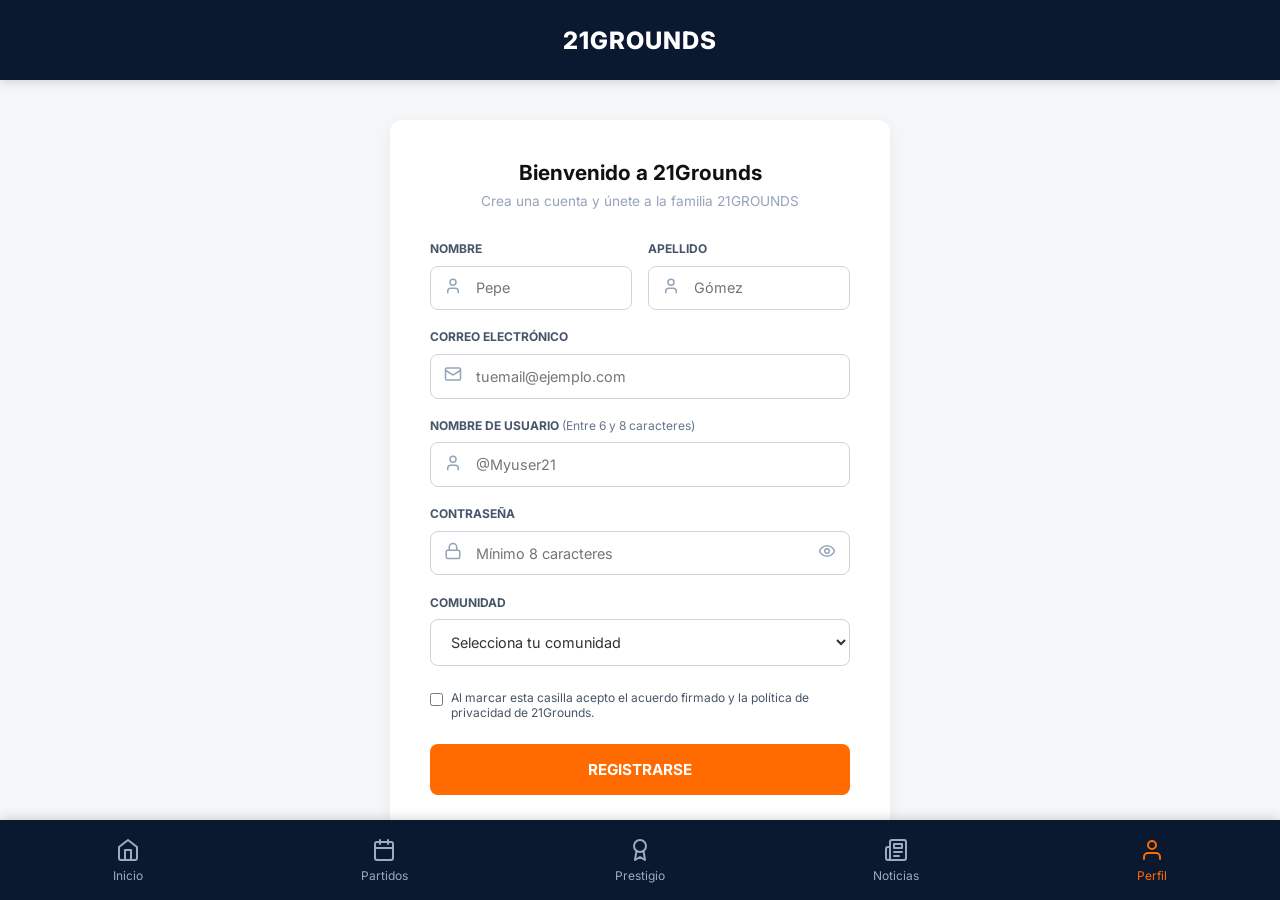
<file: src/main/webapp/registro.html>
<!DOCTYPE html>
<html lang="es">
<head>
    <meta charset="UTF-8">
    <meta name="viewport" content="width=device-width, initial-scale=1.0, maximum-scale=1.0, user-scalable=no">
    <title>21GROUNDS - Crear Cuenta</title>
    <link href="https://fonts.googleapis.com/css2?family=Inter:wght@400;600;700;800&display=swap" rel="stylesheet">
    <link rel="stylesheet" href="css/estilos.css">
</head>
<body>
    <header class="app-header"><h1>21GROUNDS</h1></header>

    <main class="app-main" id="main-content">
        <section class="view-section active">
            <div style="display: flex; flex-direction: column; align-items: center; justify-content: center; min-height: calc(100vh - 180px); padding: 1rem 0 2rem 0;">
                <div style="background-color: white; padding: 2.5rem 2.5rem; border-radius: 12px; box-shadow: 0 4px 15px rgba(0,0,0,0.05); max-width: 500px; width: 100%; margin: 0 auto;">
                    <div style="text-align: center; margin-bottom: 2rem;">
                        <h2 style="font-size: 1.3rem; color: #111; margin-bottom: 0.5rem; font-weight: 700;">Bienvenido a 21Grounds</h2>
                        <p style="color: #94a3b8; font-size: 0.85rem;">Crea una cuenta y únete a la familia 21GROUNDS</p>
                    </div>

                    <form style="text-align: left;" id="register-form" action="RegistroServlet" method="post">
                        <div style="display: grid; grid-template-columns: 1fr 1fr; gap: 1rem; margin-bottom: 1.2rem;">
                            <div>
                                <label style="display: block; font-size: 0.75rem; color: #475569; font-weight: 700; margin-bottom: 0.6rem; text-transform: uppercase;">Nombre</label>
                                <div style="position: relative; display: flex; align-items: center;">
                                    <div style="position: absolute; left: 14px; color: #94a3b8;"><svg xmlns="http://www.w3.org/2000/svg" width="18" height="18" viewBox="0 0 24 24" fill="none" stroke="currentColor" stroke-width="2" stroke-linecap="round" stroke-linejoin="round"><path d="M19 21v-2a4 4 0 0 0-4-4H9a4 4 0 0 0-4 4v2"/><circle cx="12" cy="7" r="4"/></svg></div>
                                    <input type="text" name="nombre" required style="width: 100%; padding: 0.8rem 1rem 0.8rem 2.8rem; border: 1px solid #cbd5e1; border-radius: 8px; font-size: 0.9rem; color: #333; outline: none;" placeholder="Pepe">
                                </div>
                            </div>
                            <div>
                                <label style="display: block; font-size: 0.75rem; color: #475569; font-weight: 700; margin-bottom: 0.6rem; text-transform: uppercase;">Apellido</label>
                                <div style="position: relative; display: flex; align-items: center;">
                                    <div style="position: absolute; left: 14px; color: #94a3b8;"><svg xmlns="http://www.w3.org/2000/svg" width="18" height="18" viewBox="0 0 24 24" fill="none" stroke="currentColor" stroke-width="2" stroke-linecap="round" stroke-linejoin="round"><path d="M19 21v-2a4 4 0 0 0-4-4H9a4 4 0 0 0-4 4v2"/><circle cx="12" cy="7" r="4"/></svg></div>
                                    <input type="text" name="apellido" required style="width: 100%; padding: 0.8rem 1rem 0.8rem 2.8rem; border: 1px solid #cbd5e1; border-radius: 8px; font-size: 0.9rem; color: #333; outline: none;" placeholder="Gómez">
                                </div>
                            </div>
                        </div>

                        <div style="margin-bottom: 1.2rem;">
                            <label style="display: block; font-size: 0.75rem; color: #475569; font-weight: 700; margin-bottom: 0.6rem; text-transform: uppercase;">Correo Electrónico</label>
                            <div style="position: relative; display: flex; align-items: center;">
                                <div style="position: absolute; left: 14px; color: #94a3b8;"><svg xmlns="http://www.w3.org/2000/svg" width="18" height="18" viewBox="0 0 24 24" fill="none" stroke="currentColor" stroke-width="2" stroke-linecap="round" stroke-linejoin="round"><rect width="20" height="16" x="2" y="4" rx="2"/><path d="m22 7-8.97 5.7a1.94 1.94 0 0 1-2.06 0L2 7"/></svg></div>
                                <input type="email" name="email" required style="width: 100%; padding: 0.8rem 1rem 0.8rem 2.8rem; border: 1px solid #cbd5e1; border-radius: 8px; font-size: 0.9rem; color: #333; outline: none;" placeholder="tuemail@ejemplo.com">
                            </div>
                        </div>

                        <div style="margin-bottom: 1.2rem;">
                            <label style="display: block; font-size: 0.75rem; color: #475569; font-weight: 700; margin-bottom: 0.6rem; text-transform: uppercase;">Nombre de Usuario <span style="text-transform: none; font-weight: normal; color: #64748b;">(Entre 6 y 8 caracteres)</span></label>
                            <div style="position: relative; display: flex; align-items: center; margin-bottom: 0.4rem;">
                                <div style="position: absolute; left: 14px; color: #94a3b8;"><svg xmlns="http://www.w3.org/2000/svg" width="18" height="18" viewBox="0 0 24 24" fill="none" stroke="currentColor" stroke-width="2" stroke-linecap="round" stroke-linejoin="round"><path d="M19 21v-2a4 4 0 0 0-4-4H9a4 4 0 0 0-4 4v2"/><circle cx="12" cy="7" r="4"/></svg></div>
                                <input type="text" name="username" required minlength="6" maxlength="8" style="width: 100%; padding: 0.8rem 1rem 0.8rem 2.8rem; border: 1px solid #cbd5e1; border-radius: 8px; font-size: 0.9rem; color: #333; outline: none;" placeholder="@Myuser21">
                            </div>
                        </div>

                        <div style="margin-bottom: 1.2rem;">
                            <label style="display: block; font-size: 0.75rem; color: #475569; font-weight: 700; margin-bottom: 0.6rem; text-transform: uppercase;">Contraseña</label>
                            <div style="position: relative; display: flex; align-items: center;">
                                <div style="position: absolute; left: 14px; color: #94a3b8;"><svg xmlns="http://www.w3.org/2000/svg" width="18" height="18" viewBox="0 0 24 24" fill="none" stroke="currentColor" stroke-width="2" stroke-linecap="round" stroke-linejoin="round"><rect width="18" height="11" x="3" y="11" rx="2" ry="2"/><path d="M7 11V7a5 5 0 0 1 10 0v4"/></svg></div>
                                <input type="password" name="password" required minlength="8" style="width: 100%; padding: 0.8rem 2.8rem 0.8rem 2.8rem; border: 1px solid #cbd5e1; border-radius: 8px; font-size: 0.9rem; color: #333; outline: none;" placeholder="Mínimo 8 caracteres">
                                <div style="position: absolute; right: 14px; color: #94a3b8; cursor: pointer;" onclick="var i=this.previousElementSibling; i.type=i.type==='password'?'text':'password';"><svg xmlns="http://www.w3.org/2000/svg" width="18" height="18" viewBox="0 0 24 24" fill="none" stroke="currentColor" stroke-width="2" stroke-linecap="round" stroke-linejoin="round"><path d="M2 12s3-7 10-7 10 7 10 7-3 7-10 7-10-7-10-7Z"/><circle cx="12" cy="12" r="3"/></svg></div>
                            </div>
                        </div>

                        <div style="margin-bottom: 1.5rem;">
                            <label style="display: block; font-size: 0.75rem; color: #475569; font-weight: 700; margin-bottom: 0.6rem; text-transform: uppercase;">Comunidad</label>
                            <select name="comunidad" required style="width: 100%; padding: 0.8rem 1rem; border-radius: 8px; border: 1px solid #cbd5e1; font-family: inherit; font-size: 0.9rem; color: #333; background-color: #fff;">
                                <option value="">Selecciona tu comunidad</option>
                                <option value="1">Andalucía</option><option value="2">Aragón</option><option value="3">Asturias</option>
                                <option value="4">Islas Baleares</option><option value="5">Canarias</option><option value="6">Cantabria</option>
                                <option value="7">Castilla y León</option><option value="8">Castilla-La Mancha</option><option value="9">Cataluña</option>
                                <option value="10">Extremadura</option><option value="11">Galicia</option><option value="12">La Rioja</option>
                                <option value="13">Madrid</option><option value="14">Murcia</option><option value="15">Navarra</option>
                                <option value="16">País Vasco</option><option value="17">Comunidad Valenciana</option>
                            </select>
                        </div>

                        <div style="display: flex; align-items: flex-start; gap: 0.5rem; margin-bottom: 1.5rem;">
                            <input type="checkbox" required style="margin-top: 0.2rem; cursor: pointer; accent-color: #333;">
                            <label style="font-size: 0.75rem; color: #475569;">Al marcar esta casilla acepto el acuerdo firmado y la política de privacidad de 21Grounds.</label>
                        </div>

                        <button type="submit" class="btn" style="background-color: #FF6B00; color: white; width: 100%; padding: 1rem; border-radius: 8px; border: none; font-weight: 700; font-size: 0.95rem; cursor: pointer; text-transform: uppercase;">REGISTRARSE</button>

                        <div style="text-align: center; margin-top: 1.5rem;">
                            <p style="color: #64748b; font-size: 0.85rem; margin: 0;">¿Ya tienes cuenta? <a href="login.html" style="color: #3b82f6; font-weight: bold; text-decoration: none;">Inicia sesión</a></p>
                        </div>
                    </form>
                </div>
            </div>
        </section>
    </main>

    <nav class="app-footer">
        <a href="index.html" class="nav-item"><svg class="nav-icon" xmlns="http://www.w3.org/2000/svg" width="24" height="24" viewBox="0 0 24 24" fill="none" stroke="currentColor" stroke-width="2" stroke-linecap="round" stroke-linejoin="round"><path d="M3 9l9-7 9 7v11a2 2 0 0 1-2 2H5a2 2 0 0 1-2-2z"></path><polyline points="9 22 9 12 15 12 15 22"></polyline></svg><span style="margin-top: 4px;">Inicio</span></a>
        <a href="partidos.html" class="nav-item"><svg class="nav-icon" xmlns="http://www.w3.org/2000/svg" width="24" height="24" viewBox="0 0 24 24" fill="none" stroke="currentColor" stroke-width="2" stroke-linecap="round" stroke-linejoin="round"><rect x="3" y="4" width="18" height="18" rx="2" ry="2"></rect><line x1="16" y1="2" x2="16" y2="6"></line><line x1="8" y1="2" x2="8" y2="6"></line><line x1="3" y1="10" x2="21" y2="10"></line></svg><span style="margin-top: 4px;">Partidos</span></a>
        <a href="prestigio.html" class="nav-item"><svg class="nav-icon" xmlns="http://www.w3.org/2000/svg" width="24" height="24" viewBox="0 0 24 24" fill="none" stroke="currentColor" stroke-width="2" stroke-linecap="round" stroke-linejoin="round"><circle cx="12" cy="8" r="6"></circle><path d="M15.477 12.89 17 22l-5-3-5 3 1.523-9.11"></path></svg><span style="margin-top: 4px;">Prestigio</span></a>
        <a href="noticias.html" class="nav-item"><svg class="nav-icon" xmlns="http://www.w3.org/2000/svg" width="24" height="24" viewBox="0 0 24 24" fill="none" stroke="currentColor" stroke-width="2" stroke-linecap="round" stroke-linejoin="round"><path d="M4 22h16a2 2 0 0 0 2-2V4a2 2 0 0 0-2-2H8a2 2 0 0 0-2 2v16a2 2 0 0 1-2 2Zm0 0a2 2 0 0 1-2-2v-9c0-1.1.9-2 2-2h2"></path><path d="M18 14h-8"></path><path d="M15 18h-5"></path><path d="M10 6h8v4h-8V6Z"></path></svg><span style="margin-top: 4px;">Noticias</span></a>
        <a href="perfil.html" class="nav-item active"><svg class="nav-icon" xmlns="http://www.w3.org/2000/svg" width="24" height="24" viewBox="0 0 24 24" fill="none" stroke="currentColor" stroke-width="2" stroke-linecap="round" stroke-linejoin="round"><path d="M20 21v-2a4 4 0 0 0-4-4H8a4 4 0 0 0-4 4v2"></path><circle cx="12" cy="7" r="4"></circle></svg><span style="margin-top: 4px;">Perfil</span></a>
    </nav>
    <script src="js/app.js"></script>
</body>
</html>
</file>
<file: src/main/webapp/css/estilos.css>
/* Variables del Design System */
:root {
  --color-primary: #0A192F;
  --color-accent: #FF6B00;
  --color-bg: #F4F6F8;
  --color-card: #FFFFFF;
  --color-text: #333333;
  --color-text-light: #666666;
  --color-border: #E2E8F0;
  --color-success: #10B981;
}

* {
  margin: 0;
  padding: 0;
  box-sizing: border-box;
  font-family: 'Inter', 'Roboto', sans-serif;
}

body {
  background-color: var(--color-bg);
  color: var(--color-text);
  height: 100vh;
  display: flex;
  flex-direction: column;
  overflow: hidden;
}

/* Layout Fijo */
.app-header {
  background-color: var(--color-primary);
  color: #FFFFFF;
  height: 80px;
  display: flex;
  align-items: center;
  justify-content: center;
  position: fixed;
  top: 0;
  left: 0;
  width: 100%;
  z-index: 1000;
  box-shadow: 0 2px 10px rgba(0,0,0,0.15);
}

.app-header h1 {
  font-size: 1.5rem;
  font-weight: 800;
  letter-spacing: 1px;
}

.app-main {
  flex: 1;
  margin-top: 80px;
  margin-bottom: 80px;
  overflow-y: auto;
  padding: 1.5rem 1rem;
  -webkit-overflow-scrolling: touch;
}

.app-footer {
  background-color: var(--color-primary);
  height: 80px;
  position: fixed;
  bottom: 0;
  left: 0;
  width: 100%;
  display: flex;
  justify-content: space-around;
  align-items: center;
  z-index: 1000;
  box-shadow: 0 -2px 10px rgba(0,0,0,0.15);
}

.nav-item {
  display: flex;
  flex-direction: column;
  align-items: center;
  justify-content: center;
  color: #A0AABF;
  text-decoration: none;
  font-size: 0.75rem;
  transition: all 0.3s ease;
  width: 20%;
}

.nav-item.active {
  color: var(--color-accent);
}

.nav-icon {
  font-size: 1.5rem;
  margin-bottom: 2px;
}

/* Sistema de Vistas */
.view-section {
  display: none;
  animation: fadeIn 0.3s ease-in-out;
}

.view-section.active {
  display: block;
}

@keyframes fadeIn {
  from { opacity: 0; transform: translateY(10px); }
  to { opacity: 1; transform: translateY(0); }
}

/* Tipografía y Elementos Base */
.section-title {
  font-size: 1.25rem;
  font-weight: 700;
  margin-bottom: 1rem;
  color: var(--color-primary);
}

.card {
  background: var(--color-card);
  border-radius: 12px;
  padding: 1rem;
  margin-bottom: 1rem;
  box-shadow: 0 4px 6px rgba(0,0,0,0.05);
  border: 1px solid var(--color-border);
}

/* Botones (Estilo Píldora) */
.btn {
  display: inline-flex;
  align-items: center;
  justify-content: center;
  padding: 0.8rem 1.5rem;
  border-radius: 50px;
  font-weight: 600;
  text-align: center;
  text-decoration: none;
  border: none;
  cursor: pointer;
  transition: all 0.3s ease;
  font-size: 1rem;
}

.btn-primary {
  background-color: var(--color-accent);
  color: #FFFFFF;
  box-shadow: 0 4px 10px rgba(255, 107, 0, 0.3);
}

.btn-secondary {
  background-color: var(--color-primary);
  color: #FFFFFF;
}

.btn-outline {
  background-color: transparent;
  border: 2px solid var(--color-primary);
  color: var(--color-primary);
}

.btn-full {
  width: 100%;
}

.btn:hover {
  filter: brightness(1.1);
  transform: translateY(-1px);
}

.btn:active {
  transform: scale(0.98);
}

/* Específicos: Noticias */
.news-title { font-weight: 700; font-size: 1.1rem; margin-bottom: 0.25rem; }
.news-meta { font-size: 0.8rem; color: var(--color-text-light); }

/* Específicos: Partidos */
.match-card { display: flex; justify-content: space-between; align-items: center; }
.match-info h4 { margin-bottom: 0.25rem; color: var(--color-primary); }
.match-info p { font-size: 0.85rem; color: var(--color-text-light); }
.match-status { font-weight: 700; font-size: 0.85rem; padding: 0.25rem 0.5rem; border-radius: 4px; background: #E0F2FE; color: #0284C7; }

/* Específicos: Prestigio (Podio) */
.podium-container { display: flex; align-items: flex-end; justify-content: center; gap: 0.5rem; margin-bottom: 2rem; margin-top: 1rem; }
.podium-item { display: flex; flex-direction: column; align-items: center; width: 30%; }
.podium-rank { width: 100%; background: var(--color-primary); color: #fff; text-align: center; font-weight: bold; border-top-left-radius: 8px; border-top-right-radius: 8px; display: flex; flex-direction: column; justify-content: center;}
.podium-1 .podium-rank { height: 120px; background: linear-gradient(135deg, #FFD700, #F59E0B); }
.podium-2 .podium-rank { height: 90px; background: linear-gradient(135deg, #E2E8F0, #94A3B8); }
.podium-3 .podium-rank { height: 70px; background: linear-gradient(135deg, #FDBA74, #D97706); }
.podium-avatar { width: 50px; height: 50px; border-radius: 50%; background: var(--color-card); border: 2px solid var(--color-primary); margin-bottom: -25px; z-index: 1; display: flex; align-items: center; justify-content: center; font-weight: bold; font-size: 1.2rem; }
.podium-name { font-size: 0.8rem; font-weight: 600; margin-top: 30px; text-align: center; }

.ranking-list { list-style: none; }
.ranking-item { display: flex; align-items: center; padding: 0.75rem; border-bottom: 1px solid var(--color-border); }
.ranking-number { font-weight: bold; width: 30px; color: var(--color-text-light); }
.ranking-details { flex: 1; font-weight: 600; }
.ranking-points { font-weight: bold; color: var(--color-accent); }

/* Formularios */
.form-group { margin-bottom: 1rem; }
.form-label { display: block; font-size: 0.85rem; font-weight: 600; margin-bottom: 0.25rem; color: var(--color-text-light); }
.form-control { width: 100%; padding: 0.75rem; border: 1px solid var(--color-border); border-radius: 8px; font-size: 1rem; transition: border-color 0.3s; background: var(--color-bg); }
.form-control:focus { outline: none; border-color: var(--color-accent); }

/* Floating Action Button (FAB) */
.fab-container { position: sticky; bottom: 1rem; display: flex; justify-content: center; margin-top: 1rem; }

/* Nuevos Estilos Vista Inicio */
.news-container { display: flex; gap: 1rem; margin-bottom: 1.5rem; }
.news-card { flex: 1; background: var(--color-card); border: 1px solid var(--color-border); border-radius: 8px; overflow: hidden; box-shadow: 0 2px 4px rgba(0,0,0,0.05); display: flex; flex-direction: column; }
.news-img { width: 100%; height: 180px; object-fit: cover; }
.news-content { padding: 1rem; flex: 1; display: flex; flex-direction: column; }
.news-content .news-title { font-size: 1.1rem; margin-bottom: 0.5rem; }
.news-content .news-meta { font-size: 0.85rem; color: var(--color-text-light); margin-bottom: 1rem; line-height: 1.4; flex: 1; }

.match-card-large { background: var(--color-card); border-radius: 12px; padding: 1.5rem; border: 1px solid var(--color-border); margin-bottom: 1rem; box-shadow: 0 4px 6px rgba(0,0,0,0.05); }
.match-vs-container { display: flex; align-items: center; justify-content: space-around; margin-top: 1.5rem; padding-top: 1.5rem; border-top: 1px solid var(--color-border); }
.player-profile { display: flex; flex-direction: column; align-items: center; gap: 0.5rem; }
.player-avatar { width: 60px; height: 60px; border-radius: 50%; color: white; display: flex; align-items: center; justify-content: center; font-size: 1.5rem; font-weight: bold; }
.player-name { font-weight: 700; font-size: 0.95rem; color: var(--color-primary); }
.vs-badge { background: #F1F5F9; font-weight: 800; padding: 0.5rem 1rem; border-radius: 8px; font-size: 1.1rem; color: var(--color-text-light); }
</file>
